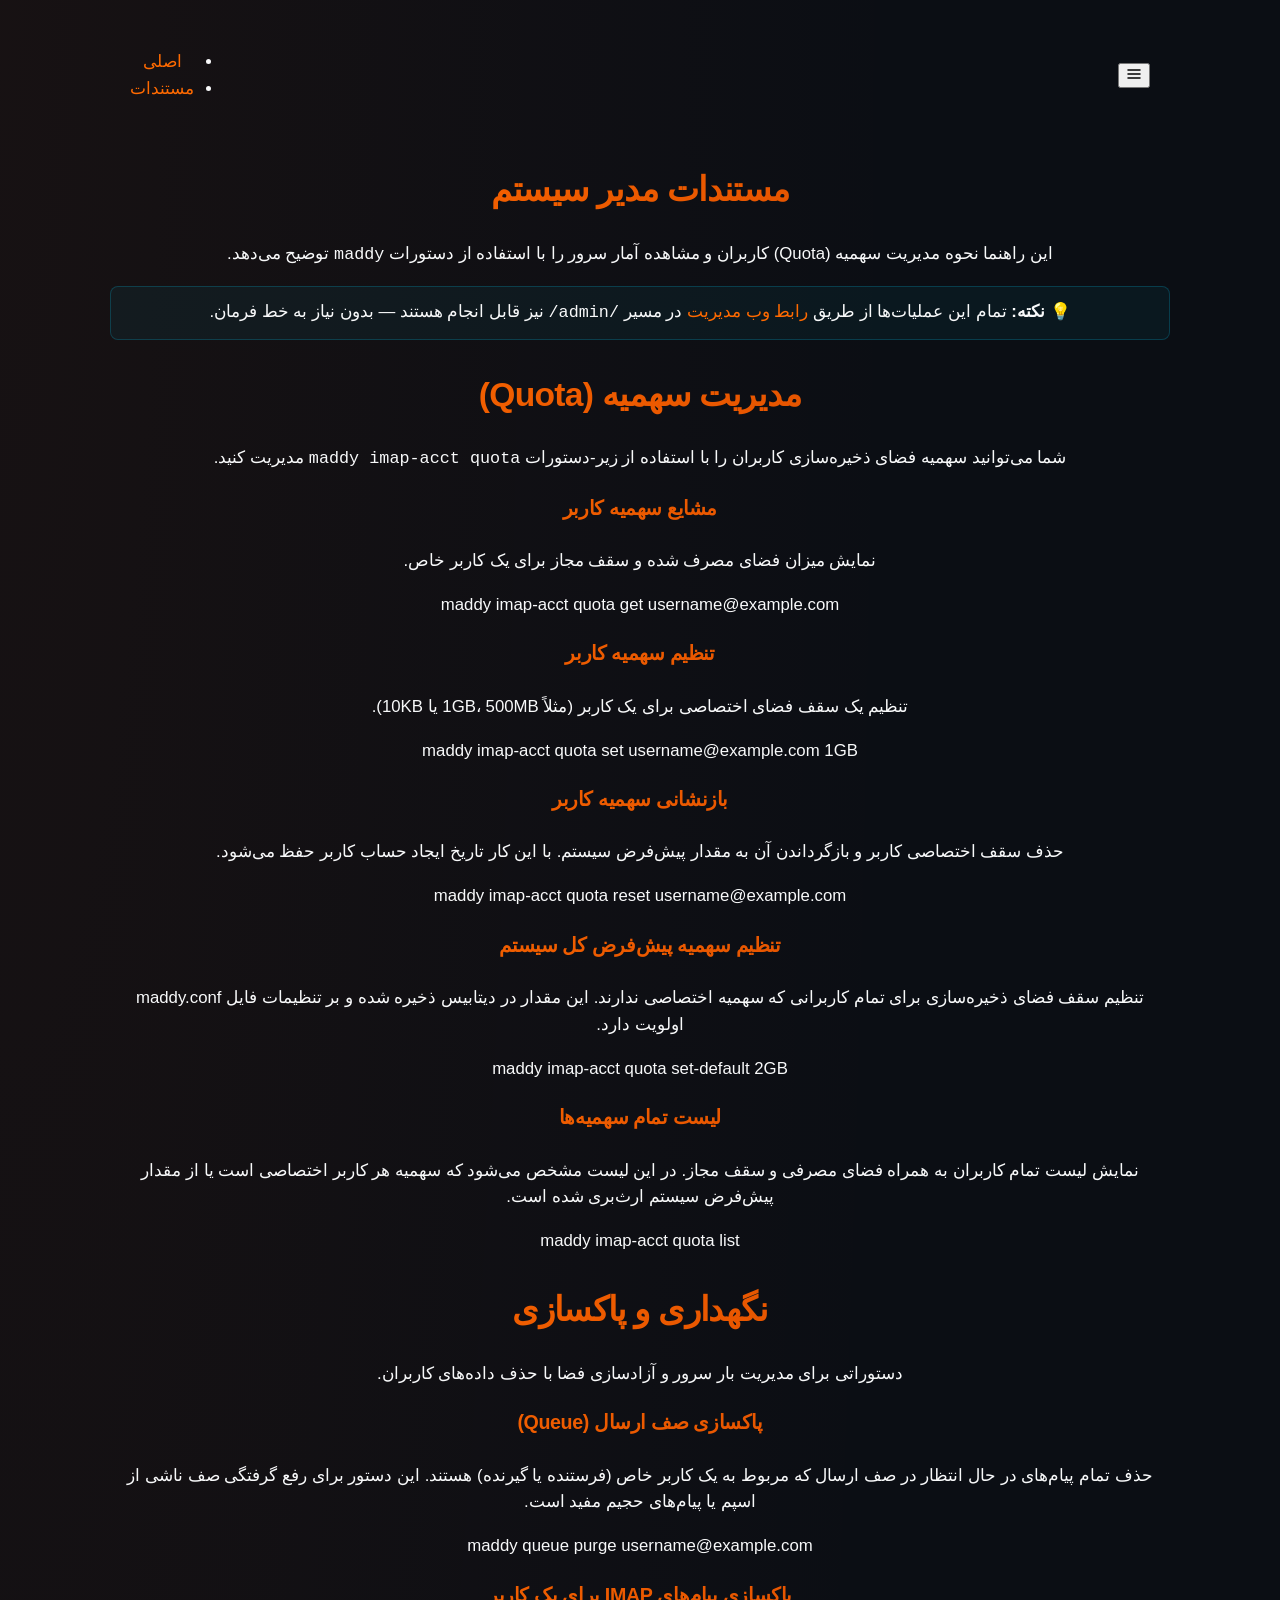
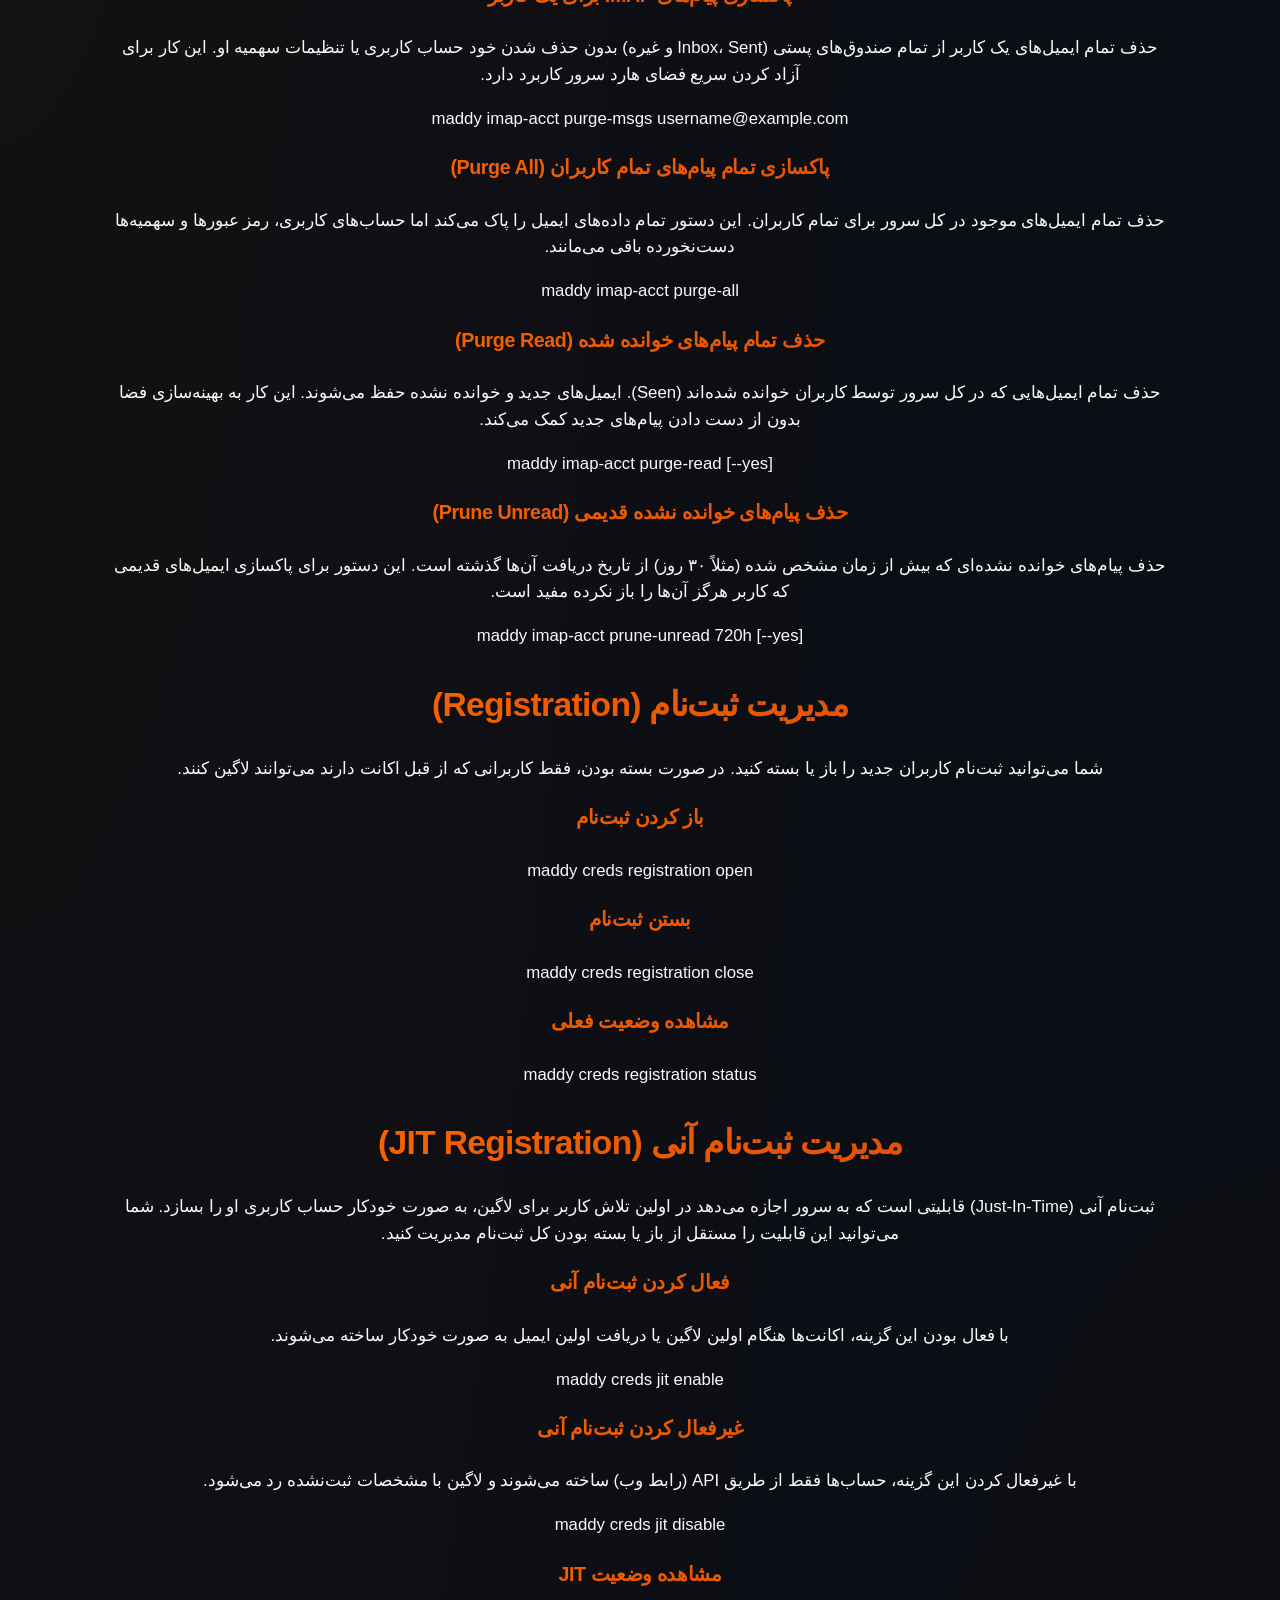
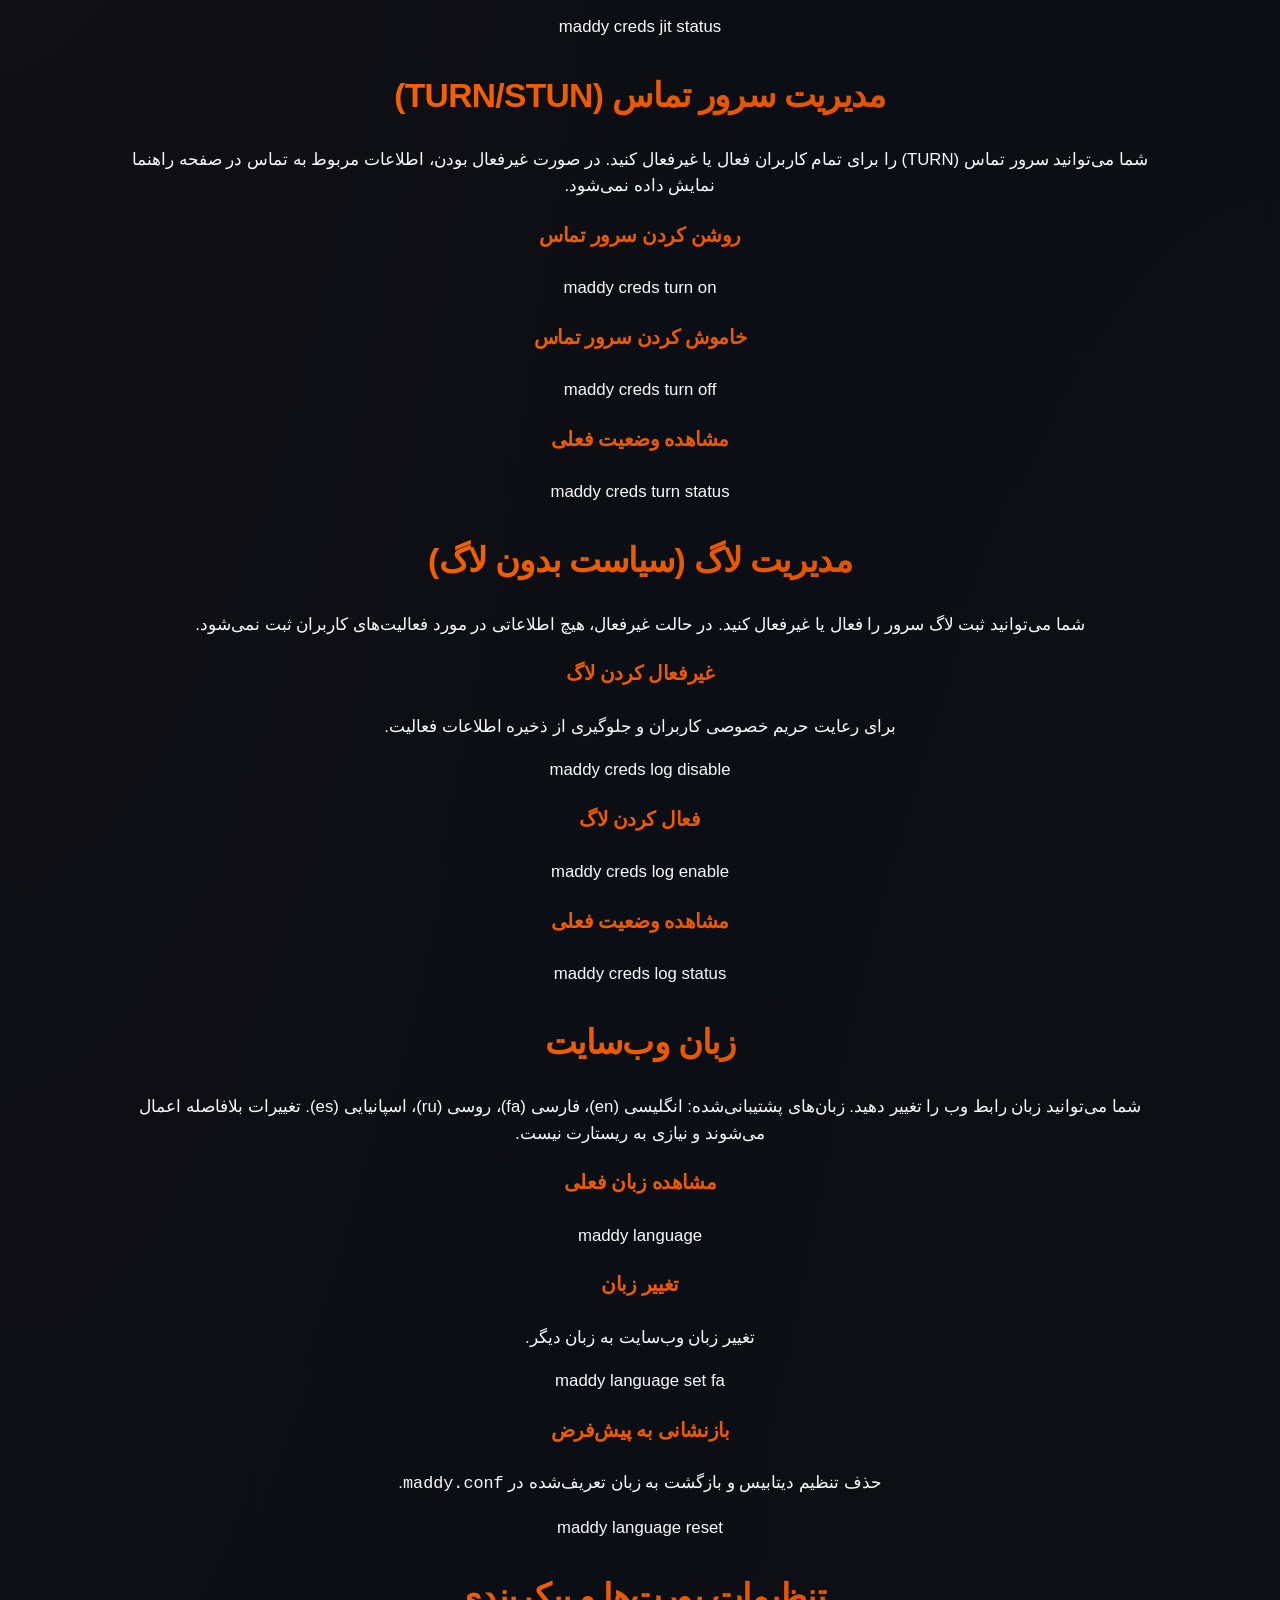
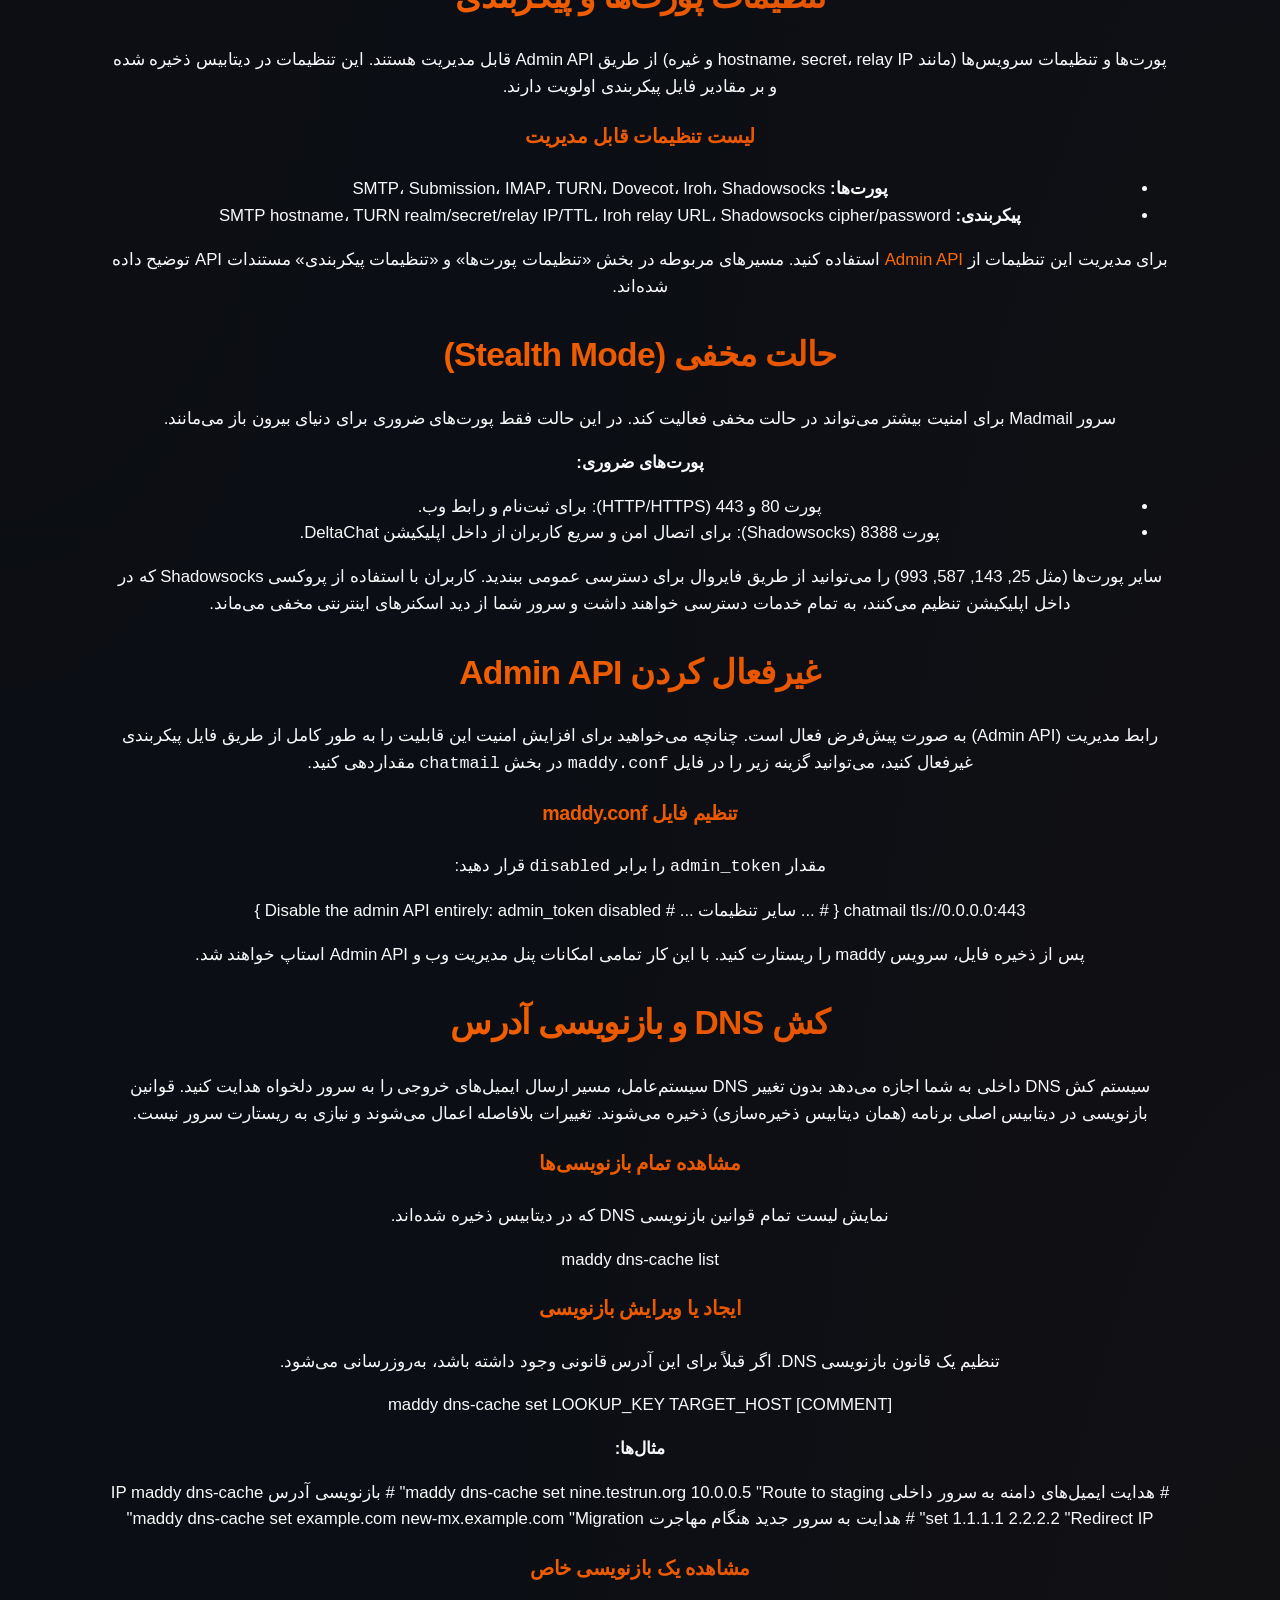
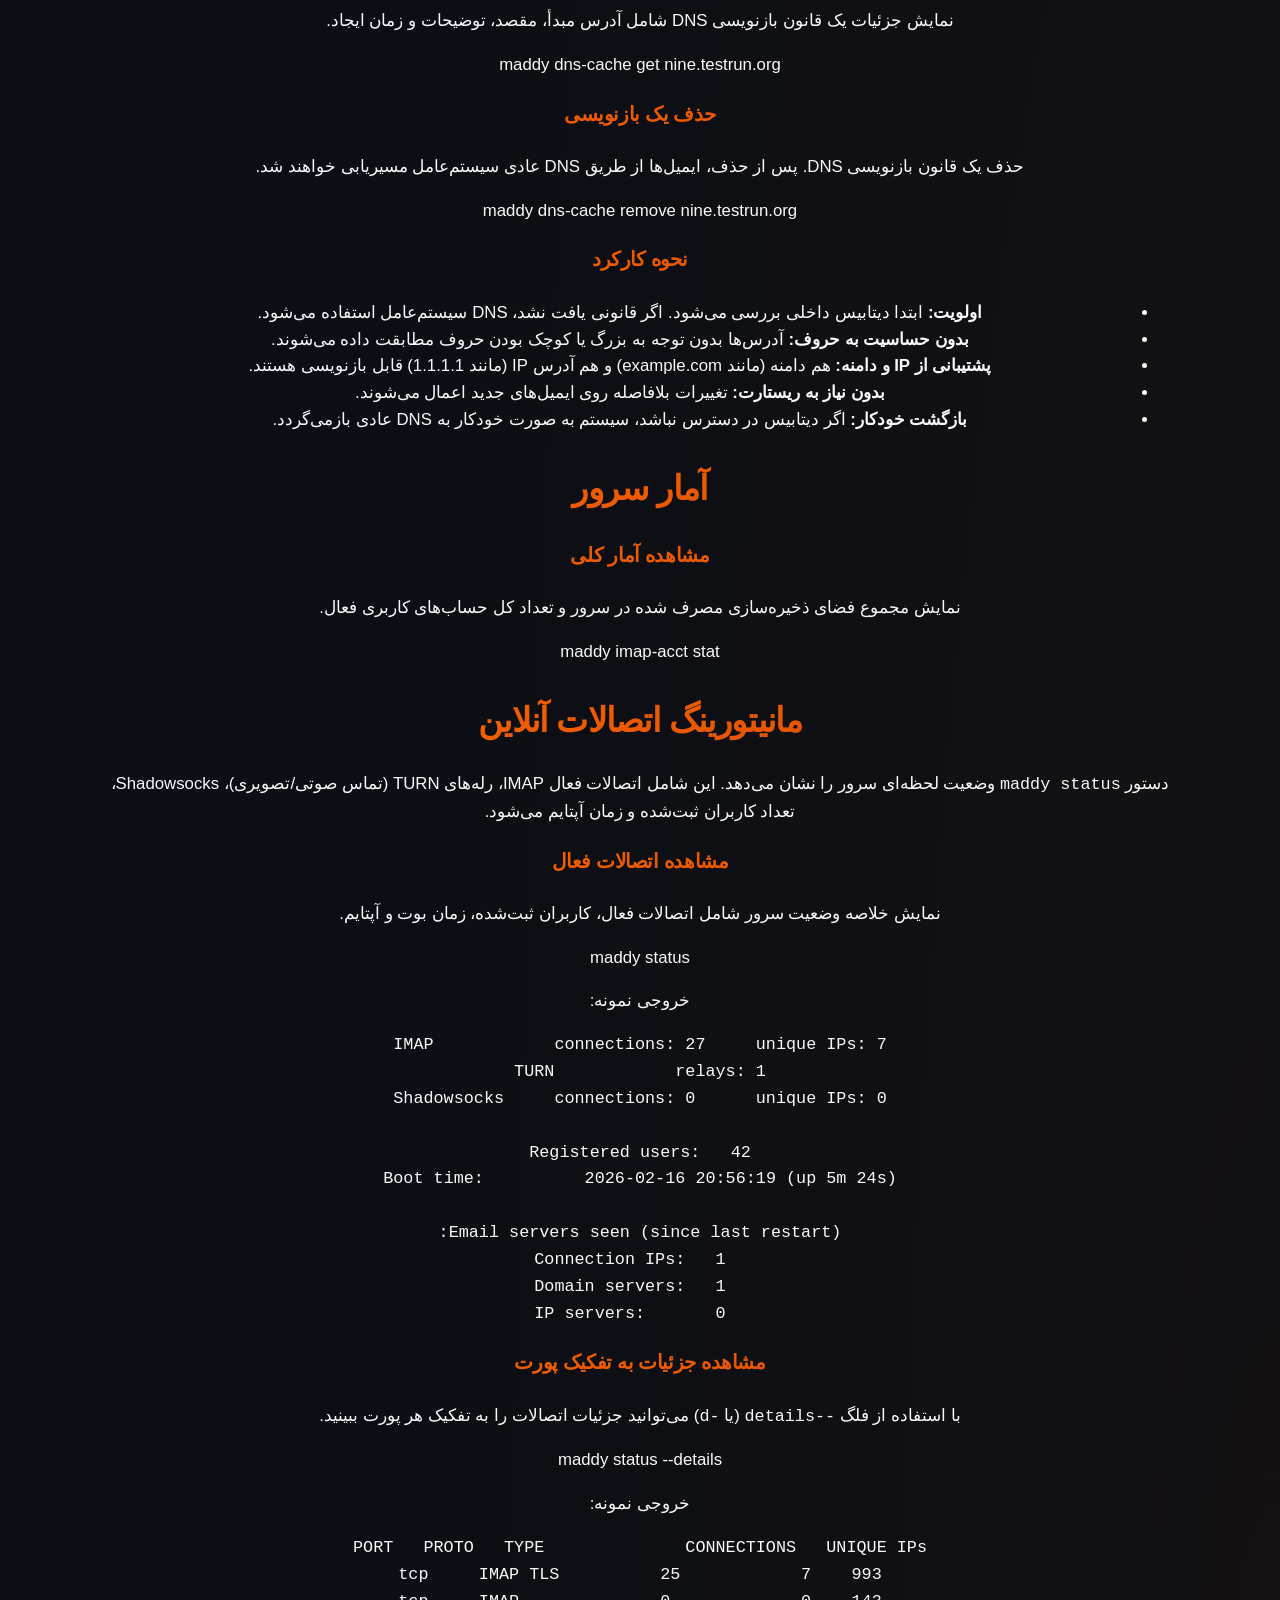
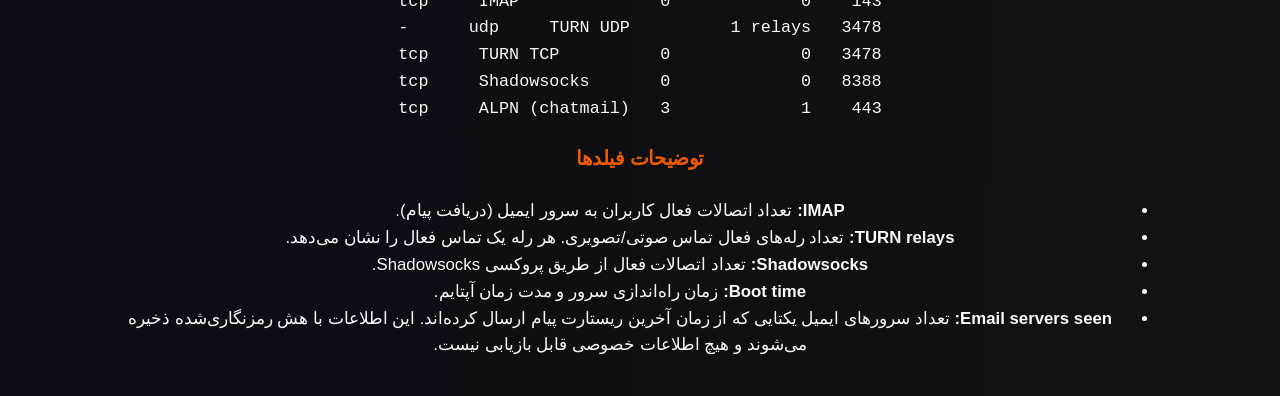
<file: admin_docs.html>
<!--
  Copyright (C) 2026 themadorg
  
  This program is free software: you can redistribute it and/or modify
  it under the terms of the GNU General Public License as published by
  the Free Software Foundation, either version 3 of the License, or
  (at your option) any later version.
  
  This program is distributed in the hope that it will be useful,
  but WITHOUT ANY WARRANTY; without even the implied warranty of
  MERCHANTABILITY or FITNESS FOR A PARTICULAR PURPOSE.  See the
  GNU General Public License for more details.
  
  You should have received a copy of the GNU General Public License
  along with this program.  If not, see <https://www.gnu.org/licenses/>.
  
  SPDX-License-Identifier: AGPL-3.0-or-later
-->

<!DOCTYPE html>
<html lang="fa" dir="rtl">

<head>
    <meta charset="UTF-8">
    <meta name="viewport" content="width=device-width, initial-scale=1.0">
    <title>مستندات مدیر سیستم - {{.WebDomain | cleanDomain}}</title>
    <link rel="stylesheet" href="/main.css">
    <script src="/main.js"></script>
</head>

<body>
    <header class="navbar">
        <button class="navbar__toggle" onclick="toggleNav()" aria-label="منو">
            <svg width="16" height="16" viewBox="0 0 16 16" fill="none" stroke="currentColor" stroke-width="1.5" stroke-linecap="round"><line x1="2" y1="4" x2="14" y2="4"/><line x1="2" y1="8" x2="14" y2="8"/><line x1="2" y1="12" x2="14" y2="12"/></svg>
        </button>
        <ul class="navbar__menu" id="nav-menu">
            <li><a href="/">اصلی</a></li>
            <li><a href="/docs">مستندات</a></li>
        </ul>
    </header>

    <div class="card card--wide">
        <h1>مستندات مدیر سیستم</h1>
        <p>این راهنما نحوه مدیریت سهمیه (Quota) کاربران و مشاهده آمار سرور را با استفاده از دستورات <code>maddy</code>
            توضیح می‌دهد.</p>

        <div class="info-note"
            style="background: rgba(0, 210, 255, 0.05); border: 1px solid rgba(0, 210, 255, 0.2); border-radius: 8px; padding: 12px 15px; margin-bottom: 20px;">
            <strong>💡 نکته:</strong> تمام این عملیات‌ها از طریق <a href="/docs/api"
                style="color: var(--accent-color);">رابط وب مدیریت</a> در مسیر <code>/admin/</code> نیز قابل انجام هستند
            — بدون نیاز به خط فرمان.
        </div>

        <h2>مدیریت سهمیه (Quota)</h2>
        <p>شما می‌توانید سهمیه فضای ذخیره‌سازی کاربران را با استفاده از زیر-دستورات <code>maddy imap-acct quota</code>
            مدیریت کنید.</p>

        <div class="cmd-info">
            <h3>مشایع سهمیه کاربر</h3>
            <p>نمایش میزان فضای مصرف شده و سقف مجاز برای یک کاربر خاص.</p>
            <div class="code-block">maddy imap-acct quota get username@example.com</div>
        </div>

        <div class="cmd-info">
            <h3>تنظیم سهمیه کاربر</h3>
            <p>تنظیم یک سقف فضای اختصاصی برای یک کاربر (مثلاً 1GB، 500MB یا 10KB).</p>
            <div class="code-block">maddy imap-acct quota set username@example.com 1GB</div>
        </div>

        <div class="cmd-info">
            <h3>بازنشانی سهمیه کاربر</h3>
            <p>حذف سقف اختصاصی کاربر و بازگرداندن آن به مقدار پیش‌فرض سیستم. با این کار تاریخ ایجاد حساب کاربر حفظ
                می‌شود.</p>
            <div class="code-block">maddy imap-acct quota reset username@example.com</div>
        </div>

        <div class="cmd-info">
            <h3>تنظیم سهمیه پیش‌فرض کل سیستم</h3>
            <p>تنظیم سقف فضای ذخیره‌سازی برای تمام کاربرانی که سهمیه اختصاصی ندارند. این مقدار در دیتابیس ذخیره شده و بر
                تنظیمات فایل maddy.conf اولویت دارد.</p>
            <div class="code-block">maddy imap-acct quota set-default 2GB</div>
        </div>

        <div class="cmd-info">
            <h3>لیست تمام سهمیه‌ها</h3>
            <p>نمایش لیست تمام کاربران به همراه فضای مصرفی و سقف مجاز. در این لیست مشخص می‌شود که سهمیه هر کاربر اختصاصی
                است یا از مقدار پیش‌فرض سیستم ارث‌بری شده است.</p>
            <div class="code-block">maddy imap-acct quota list</div>
        </div>

        <h2>نگهداری و پاکسازی</h2>
        <p>دستوراتی برای مدیریت بار سرور و آزادسازی فضا با حذف داده‌های کاربران.</p>

        <div class="cmd-info">
            <h3>پاکسازی صف ارسال (Queue)</h3>
            <p>حذف تمام پیام‌های در حال انتظار در صف ارسال که مربوط به یک کاربر خاص (فرستنده یا گیرنده) هستند. این دستور
                برای رفع گرفتگی صف ناشی از اسپم یا پیام‌های حجیم مفید است.</p>
            <div class="code-block">maddy queue purge username@example.com</div>
        </div>

        <div class="cmd-info">
            <h3>پاکسازی پیام‌های IMAP برای یک کاربر</h3>
            <p>حذف تمام ایمیل‌های یک کاربر از تمام صندوق‌های پستی (Inbox، Sent و غیره) بدون حذف شدن خود حساب کاربری یا
                تنظیمات سهمیه او. این کار برای آزاد کردن سریع فضای هارد سرور کاربرد دارد.</p>
            <div class="code-block">maddy imap-acct purge-msgs username@example.com</div>
        </div>

        <div class="cmd-info">
            <h3>پاکسازی تمام پیام‌های تمام کاربران (Purge All)</h3>
            <p>حذف تمام ایمیل‌های موجود در کل سرور برای تمام کاربران. این دستور تمام داده‌های ایمیل را پاک می‌کند اما
                حساب‌های کاربری، رمز عبورها و سهمیه‌ها دست‌نخورده باقی می‌مانند.</p>
            <div class="code-block">
                maddy imap-acct purge-all
            </div>
        </div>

        <div class="cmd-info">
            <h3>حذف تمام پیام‌های خوانده شده (Purge Read)</h3>
            <p>حذف تمام ایمیل‌هایی که در کل سرور توسط کاربران خوانده شده‌اند (Seen). ایمیل‌های جدید و خوانده نشده حفظ
                می‌شوند. این کار به بهینه‌سازی فضا بدون از دست دادن پیام‌های جدید کمک می‌کند.</p>
            <div class="code-block">
                maddy imap-acct purge-read [--yes]
            </div>
        </div>

        <div class="cmd-info">
            <h3>حذف پیام‌های خوانده نشده قدیمی (Prune Unread)</h3>
            <p>حذف پیام‌های خوانده نشده‌ای که بیش از زمان مشخص شده (مثلاً ۳۰ روز) از تاریخ دریافت آن‌ها گذشته است. این
                دستور
                برای پاکسازی ایمیل‌های قدیمی که کاربر هرگز آن‌ها را باز نکرده مفید است.</p>
            <div class="code-block">
                maddy imap-acct prune-unread 720h [--yes]
            </div>
        </div>

        <h2>مدیریت ثبت‌نام (Registration)</h2>
        <p>شما می‌توانید ثبت‌نام کاربران جدید را باز یا بسته کنید. در صورت بسته بودن، فقط کاربرانی که از قبل اکانت دارند
            می‌توانند لاگین کنند.</p>

        <div class="cmd-info">
            <h3>باز کردن ثبت‌نام</h3>
            <div class="code-block">maddy creds registration open</div>
        </div>

        <div class="cmd-info">
            <h3>بستن ثبت‌نام</h3>
            <div class="code-block">maddy creds registration close</div>
        </div>

        <div class="cmd-info">
            <h3>مشاهده وضعیت فعلی</h3>
            <div class="code-block">maddy creds registration status</div>
        </div>

        <h2>مدیریت ثبت‌نام آنی (JIT Registration)</h2>
        <p>ثبت‌نام آنی (Just-In-Time) قابلیتی است که به سرور اجازه می‌دهد در اولین تلاش کاربر برای لاگین، به صورت خودکار
            حساب کاربری او را بسازد. شما می‌توانید این قابلیت را مستقل از باز یا بسته بودن کل ثبت‌نام مدیریت کنید.</p>

        <div class="cmd-info">
            <h3>فعال کردن ثبت‌نام آنی</h3>
            <p>با فعال بودن این گزینه، اکانت‌ها هنگام اولین لاگین یا دریافت اولین ایمیل به صورت خودکار ساخته می‌شوند.</p>
            <div class="code-block">maddy creds jit enable</div>
        </div>

        <div class="cmd-info">
            <h3>غیرفعال کردن ثبت‌نام آنی</h3>
            <p>با غیرفعال کردن این گزینه، حساب‌ها فقط از طریق API (رابط وب) ساخته می‌شوند و لاگین با مشخصات ثبت‌نشده رد
                می‌شود.</p>
            <div class="code-block">maddy creds jit disable</div>
        </div>

        <div class="cmd-info">
            <h3>مشاهده وضعیت JIT</h3>
            <div class="code-block">maddy creds jit status</div>
        </div>

        <h2>مدیریت سرور تماس (TURN/STUN)</h2>
        <p>شما می‌توانید سرور تماس (TURN) را برای تمام کاربران فعال یا غیرفعال کنید. در صورت غیرفعال بودن، اطلاعات مربوط
            به تماس در صفحه راهنما نمایش داده نمی‌شود.</p>

        <div class="cmd-info">
            <h3>روشن کردن سرور تماس</h3>
            <div class="code-block">maddy creds turn on</div>
        </div>

        <div class="cmd-info">
            <h3>خاموش کردن سرور تماس</h3>
            <div class="code-block">maddy creds turn off</div>
        </div>

        <div class="cmd-info">
            <h3>مشاهده وضعیت فعلی</h3>
            <div class="code-block">maddy creds turn status</div>
        </div>

        <h2>مدیریت لاگ (سیاست بدون لاگ)</h2>
        <p>شما می‌توانید ثبت لاگ سرور را فعال یا غیرفعال کنید. در حالت غیرفعال، هیچ اطلاعاتی در مورد فعالیت‌های کاربران
            ثبت
            نمی‌شود.</p>

        <div class="cmd-info">
            <h3>غیرفعال کردن لاگ</h3>
            <p>برای رعایت حریم خصوصی کاربران و جلوگیری از ذخیره اطلاعات فعالیت.</p>
            <div class="code-block">
                maddy creds log disable
            </div>
        </div>

        <div class="cmd-info">
            <h3>فعال کردن لاگ</h3>
            <div class="code-block">
                maddy creds log enable
            </div>
        </div>

        <div class="cmd-info">
            <h3>مشاهده وضعیت فعلی</h3>
            <div class="code-block">
                maddy creds log status
            </div>
        </div>

        <h2>زبان وب‌سایت</h2>
        <p>شما می‌توانید زبان رابط وب را تغییر دهید. زبان‌های پشتیبانی‌شده: انگلیسی (en)، فارسی (fa)، روسی (ru)، اسپانیایی (es). تغییرات بلافاصله اعمال می‌شوند و نیازی به ریستارت نیست.</p>

        <div class="cmd-info">
            <h3>مشاهده زبان فعلی</h3>
            <div class="code-block">maddy language</div>
        </div>

        <div class="cmd-info">
            <h3>تغییر زبان</h3>
            <p>تغییر زبان وب‌سایت به زبان دیگر.</p>
            <div class="code-block">maddy language set fa</div>
        </div>

        <div class="cmd-info">
            <h3>بازنشانی به پیش‌فرض</h3>
            <p>حذف تنظیم دیتابیس و بازگشت به زبان تعریف‌شده در <code>maddy.conf</code>.</p>
            <div class="code-block">maddy language reset</div>
        </div>

        <h2>تنظیمات پورت‌ها و پیکربندی</h2>
        <p>پورت‌ها و تنظیمات سرویس‌ها (مانند hostname، secret، relay IP و غیره) از طریق Admin API قابل مدیریت هستند.
            این تنظیمات در دیتابیس ذخیره شده و بر مقادیر فایل پیکربندی اولویت دارند.</p>

        <div class="cmd-info">
            <h3>لیست تنظیمات قابل مدیریت</h3>
            <ul>
                <li><strong>پورت‌ها:</strong> SMTP، Submission، IMAP، TURN، Dovecot، Iroh، Shadowsocks</li>
                <li><strong>پیکربندی:</strong> SMTP hostname، TURN realm/secret/relay IP/TTL، Iroh relay URL،
                    Shadowsocks
                    cipher/password</li>
            </ul>
            <p>برای مدیریت این تنظیمات از <a href="/docs/admin-api" style="color: var(--accent-color);">Admin API</a>
                استفاده کنید. مسیرهای مربوطه در بخش «تنظیمات پورت‌ها» و «تنظیمات پیکربندی» مستندات API توضیح داده
                شده‌اند.</p>
        </div>

        <h2>حالت مخفی (Stealth Mode)</h2>
        <p>سرور Madmail برای امنیت بیشتر می‌تواند در حالت مخفی فعالیت کند. در این حالت فقط پورت‌های ضروری برای دنیای
            بیرون باز می‌مانند.</p>
        <div class="cmd-info">
            <p><strong>پورت‌های ضروری:</strong></p>
            <ul>
                <li>پورت 80 و 443 (HTTP/HTTPS): برای ثبت‌نام و رابط وب.</li>
                <li>پورت 8388 (Shadowsocks): برای اتصال امن و سریع کاربران از داخل اپلیکیشن DeltaChat.</li>
            </ul>
            <p>سایر پورت‌ها (مثل 25, 143, 587, 993) را می‌توانید از طریق فایروال برای دسترسی عمومی ببندید. کاربران با
                استفاده از پروکسی Shadowsocks که در داخل اپلیکیشن تنظیم می‌کنند، به تمام خدمات دسترسی خواهند داشت و سرور
                شما از دید اسکنرهای اینترنتی مخفی می‌ماند.</p>
        </div>

        <h2>غیرفعال کردن Admin API</h2>
        <p>رابط مدیریت (Admin API) به صورت پیش‌فرض فعال است. چنانچه می‌خواهید برای افزایش امنیت این قابلیت را به طور کامل از طریق فایل پیکربندی غیرفعال کنید، می‌توانید گزینه زیر را در فایل <code>maddy.conf</code> در بخش <code>chatmail</code> مقداردهی کنید.</p>
        <div class="cmd-info">
            <h3>تنظیم فایل maddy.conf</h3>
            <p>مقدار <code>admin_token</code> را برابر <code>disabled</code> قرار دهید:</p>
            <div class="code-block">
chatmail tls://0.0.0.0:443 {
    # ... سایر تنظیمات ...

    # Disable the admin API entirely:
    admin_token disabled
}
            </div>
            <p>پس از ذخیره فایل، سرویس maddy را ریستارت کنید. با این کار تمامی امکانات پنل مدیریت وب و Admin API استاپ خواهند شد.</p>
        </div>

        <h2>کش DNS و بازنویسی آدرس</h2>
        <p>سیستم کش DNS داخلی به شما اجازه می‌دهد بدون تغییر DNS سیستم‌عامل، مسیر ارسال ایمیل‌های خروجی را به سرور
            دلخواه
            هدایت کنید. قوانین بازنویسی در دیتابیس اصلی برنامه (همان دیتابیس ذخیره‌سازی) ذخیره می‌شوند.
            تغییرات بلافاصله اعمال می‌شوند و
            نیازی به ریستارت سرور نیست.</p>

        <div class="cmd-info">
            <h3>مشاهده تمام بازنویسی‌ها</h3>
            <p>نمایش لیست تمام قوانین بازنویسی DNS که در دیتابیس ذخیره شده‌اند.</p>
            <div class="code-block">
                maddy dns-cache list
            </div>
        </div>

        <div class="cmd-info">
            <h3>ایجاد یا ویرایش بازنویسی</h3>
            <p>تنظیم یک قانون بازنویسی DNS. اگر قبلاً برای این آدرس قانونی وجود داشته باشد، به‌روزرسانی می‌شود.</p>
            <div class="code-block">
                maddy dns-cache set LOOKUP_KEY TARGET_HOST [COMMENT]
            </div>
            <p><strong>مثال‌ها:</strong></p>
            <div class="code-block">
                # هدایت ایمیل‌های دامنه به سرور داخلی
                maddy dns-cache set nine.testrun.org 10.0.0.5 "Route to staging"

                # بازنویسی آدرس IP
                maddy dns-cache set 1.1.1.1 2.2.2.2 "Redirect IP"

                # هدایت به سرور جدید هنگام مهاجرت
                maddy dns-cache set example.com new-mx.example.com "Migration"
            </div>
        </div>

        <div class="cmd-info">
            <h3>مشاهده یک بازنویسی خاص</h3>
            <p>نمایش جزئیات یک قانون بازنویسی DNS شامل آدرس مبدأ، مقصد، توضیحات و زمان ایجاد.</p>
            <div class="code-block">
                maddy dns-cache get nine.testrun.org
            </div>
        </div>

        <div class="cmd-info">
            <h3>حذف یک بازنویسی</h3>
            <p>حذف یک قانون بازنویسی DNS. پس از حذف، ایمیل‌ها از طریق DNS عادی سیستم‌عامل مسیریابی خواهند شد.</p>
            <div class="code-block">
                maddy dns-cache remove nine.testrun.org
            </div>
        </div>

        <div class="cmd-info">
            <h3>نحوه کارکرد</h3>
            <ul>
                <li><strong>اولویت:</strong> ابتدا دیتابیس داخلی بررسی می‌شود. اگر قانونی یافت نشد، DNS سیستم‌عامل
                    استفاده می‌شود.</li>
                <li><strong>بدون حساسیت به حروف:</strong> آدرس‌ها بدون توجه به بزرگ یا کوچک بودن حروف مطابقت داده
                    می‌شوند.</li>
                <li><strong>پشتیبانی از IP و دامنه:</strong> هم دامنه (مانند example.com) و هم آدرس IP (مانند 1.1.1.1)
                    قابل بازنویسی هستند.</li>
                <li><strong>بدون نیاز به ریستارت:</strong> تغییرات بلافاصله روی ایمیل‌های جدید اعمال می‌شوند.</li>
                <li><strong>بازگشت خودکار:</strong> اگر دیتابیس در دسترس نباشد، سیستم به صورت خودکار به DNS عادی
                    بازمی‌گردد.</li>
            </ul>
        </div>

        <h2>آمار سرور</h2>
        <div class="cmd-info">
            <h3>مشاهده آمار کلی</h3>
            <p>نمایش مجموع فضای ذخیره‌سازی مصرف شده در سرور و تعداد کل حساب‌های کاربری فعال.</p>
            <div class="code-block">maddy imap-acct stat</div>
        </div>

        <h2>مانیتورینگ اتصالات آنلاین</h2>
        <p>دستور <code>maddy status</code> وضعیت لحظه‌ای سرور را نشان می‌دهد. این شامل اتصالات فعال IMAP،
            رله‌های TURN (تماس صوتی/تصویری)، Shadowsocks، تعداد کاربران ثبت‌شده و زمان آپتایم می‌شود.</p>

        <div class="cmd-info">
            <h3>مشاهده اتصالات فعال</h3>
            <p>نمایش خلاصه وضعیت سرور شامل اتصالات فعال، کاربران ثبت‌شده، زمان بوت و آپتایم.
            </p>
            <div class="code-block">
                maddy status
            </div>
            <p>خروجی نمونه:</p>
            <pre class="code-block">IMAP            connections: 27     unique IPs: 7
TURN            relays: 1
Shadowsocks     connections: 0      unique IPs: 0

Registered users:   42
Boot time:          2026-02-16 20:56:19 (up 5m 24s)

Email servers seen (since last restart):
  Connection IPs:   1
  Domain servers:   1
  IP servers:       0</pre>
        </div>

        <div class="cmd-info">
            <h3>مشاهده جزئیات به تفکیک پورت</h3>
            <p>با استفاده از فلگ <code>--details</code> (یا <code>-d</code>) می‌توانید جزئیات اتصالات را به تفکیک هر
                پورت ببینید.</p>
            <div class="code-block">
                maddy status --details
            </div>
            <p>خروجی نمونه:</p>
            <pre class="code-block">PORT   PROTO   TYPE              CONNECTIONS   UNIQUE IPs
993    tcp     IMAP TLS          25            7
143    tcp     IMAP              0             0
3478   udp     TURN UDP          1 relays      -
3478   tcp     TURN TCP          0             0
8388   tcp     Shadowsocks       0             0
443    tcp     ALPN (chatmail)   3             1</pre>
        </div>

        <div class="cmd-info">
            <h3>توضیحات فیلدها</h3>
            <ul>
                <li><strong>IMAP:</strong> تعداد اتصالات فعال کاربران به سرور ایمیل (دریافت پیام).</li>
                <li><strong>TURN relays:</strong> تعداد رله‌های فعال تماس صوتی/تصویری. هر رله یک تماس فعال را نشان
                    می‌دهد.</li>
                <li><strong>Shadowsocks:</strong> تعداد اتصالات فعال از طریق پروکسی Shadowsocks.</li>
                <li><strong>Boot time:</strong> زمان راه‌اندازی سرور و مدت زمان آپتایم.</li>
                <li><strong>Email servers seen:</strong> تعداد سرورهای ایمیل یکتایی که از زمان آخرین ریستارت پیام ارسال
                    کرده‌اند. این اطلاعات با هش رمزنگاری‌شده ذخیره می‌شوند و هیچ اطلاعات خصوصی قابل بازیابی نیست.</li>
            </ul>
        </div>

    </div>
</body>

</html>
</file>
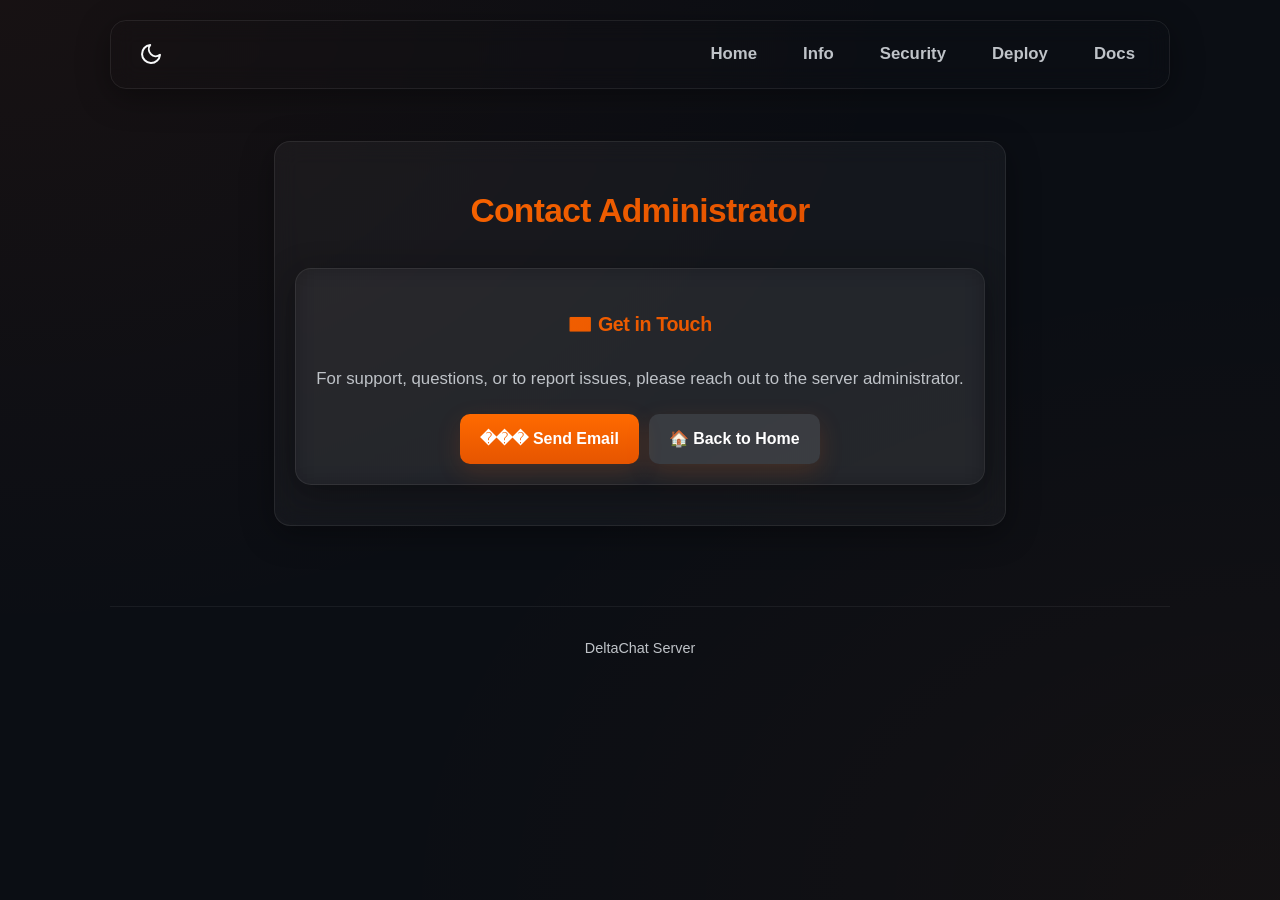
<file: contact.html>
<!DOCTYPE html>
<html dir="ltr" lang="en">
<head>
    <meta charset="utf-8" />
    <meta name="viewport" content="width=device-width, initial-scale=1.0">
    <title>Contact Admin</title>
    <link rel="stylesheet" href="./main.css">
    <script src="main.js"></script>
    <script src="translations.js"></script>
</head>
<body>
    <nav class="navbar glass-panel">
        <button id="theme-toggle" class="theme-toggle" aria-label="Toggle theme"></button>
        <div class="menu-toggle">
            <span class="bar"></span>
            <span class="bar"></span>
            <span class="bar"></span>
        </div>
        <ul class="nav-links">
            <li><a href="index.html" data-i18n="nav_home">Home</a></li>
            <li><a href="info.html" data-i18n="nav_info">Info</a></li>
            <li><a href="security.html" data-i18n="nav_security">Security</a></li>
            <li><a href="deploy.html" data-i18n="nav_deploy">Deploy</a></li>
            <li><a href="docs_index.html" data-i18n="nav_docs">Docs</a></li>
        </ul>
    </nav>
    
    <div class="glass-panel fade-in" style="text-align: center; display: inline-block; max-width: 800px; margin: 20px auto;">
        <h1>Contact Administrator</h1>
        
        <div class="glass-panel" style="background: rgba(255,255,255,0.03); margin-top: 30px;">
            <h3>📧 Get in Touch</h3>
            <p style="color: var(--text-secondary); font-size: 1em; line-height: 1.8;">
                For support, questions, or to report issues, please reach out to the server administrator.
            </p>
            
            <div style="display: flex; gap: 10px; justify-content: center; flex-wrap: wrap; margin-top: 20px;">
                <a href="mailto:admin@example.com" class="cta-button" style="font-size: 0.95em; padding: 12px 20px;">
                    ��� Send Email
                </a>
                <a href="index.html" class="cta-button" style="background: rgba(255,255,255,0.1); font-size: 0.95em; padding: 12px 20px;">
                    🏠 Back to Home
                </a>
            </div>
        </div>
    </div>

    <footer>
        DeltaChat Server
    </footer>
    
    <script>
        document.addEventListener('DOMContentLoaded', () => {
            applyTranslations(document.documentElement.lang || 'en');
        });
    </script>
</body>
</html>
</file>
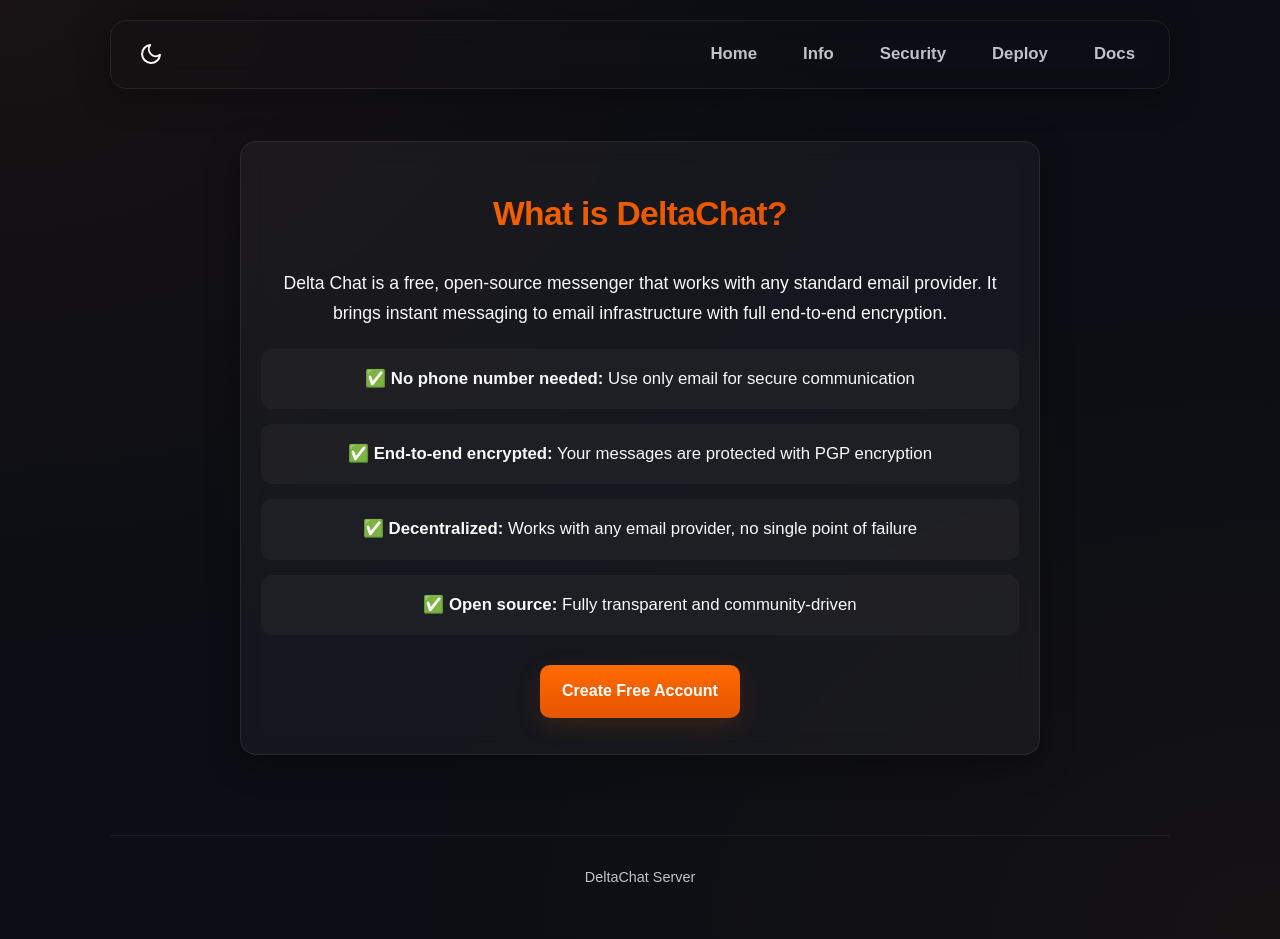
<file: deltachat.html>
<!DOCTYPE html>
<html dir="ltr" lang="en">
<head>
    <meta charset="utf-8" />
    <meta name="viewport" content="width=device-width, initial-scale=1.0">
    <title>What is DeltaChat?</title>
    <link rel="stylesheet" href="./main.css">
    <script src="main.js"></script>
    <script src="translations.js"></script>
</head>
<body>
    <nav class="navbar glass-panel">
        <button id="theme-toggle" class="theme-toggle" aria-label="Toggle theme"></button>
        <div class="menu-toggle">
            <span class="bar"></span>
            <span class="bar"></span>
            <span class="bar"></span>
        </div>
        <ul class="nav-links">
            <li><a href="index.html" data-i18n="nav_home">Home</a></li>
            <li><a href="info.html" data-i18n="nav_info">Info</a></li>
            <li><a href="security.html" data-i18n="nav_security">Security</a></li>
            <li><a href="deploy.html" data-i18n="nav_deploy">Deploy</a></li>
            <li><a href="docs_index.html" data-i18n="nav_docs">Docs</a></li>
        </ul>
    </nav>
    
    <div class="glass-panel fade-in" style="text-align: center; display: inline-block; max-width: 800px; margin: 20px auto; line-height: 1.8;">
        <h1 style="text-align: center;">What is DeltaChat?</h1>
        <p style="font-size: 1.05em; color: var(--text-primary); line-height: 1.7;">
            Delta Chat is a free, open-source messenger that works with any standard email provider. 
            It brings instant messaging to email infrastructure with full end-to-end encryption.
        </p>
        <ul style="list-style: none; padding: 0; margin-top: 20px;">
            <li style="margin-bottom: 15px; padding: 15px; background: rgba(255,255,255,0.03); border-radius: 10px;">
                ✅ <strong>No phone number needed:</strong> Use only email for secure communication
            </li>
            <li style="margin-bottom: 15px; padding: 15px; background: rgba(255,255,255,0.03); border-radius: 10px;">
                ✅ <strong>End-to-end encrypted:</strong> Your messages are protected with PGP encryption
            </li>
            <li style="margin-bottom: 15px; padding: 15px; background: rgba(255,255,255,0.03); border-radius: 10px;">
                ✅ <strong>Decentralized:</strong> Works with any email provider, no single point of failure
            </li>
            <li style="margin-bottom: 15px; padding: 15px; background: rgba(255,255,255,0.03); border-radius: 10px;">
                ✅ <strong>Open source:</strong> Fully transparent and community-driven
            </li>
        </ul>
        
        <p style="text-align: center; margin-top: 30px;">
            <a href="index.html" class="cta-button">Create Free Account</a>
        </p>
    </div>

    <footer>
        DeltaChat Server
    </footer>
</body>
</html>
</file>
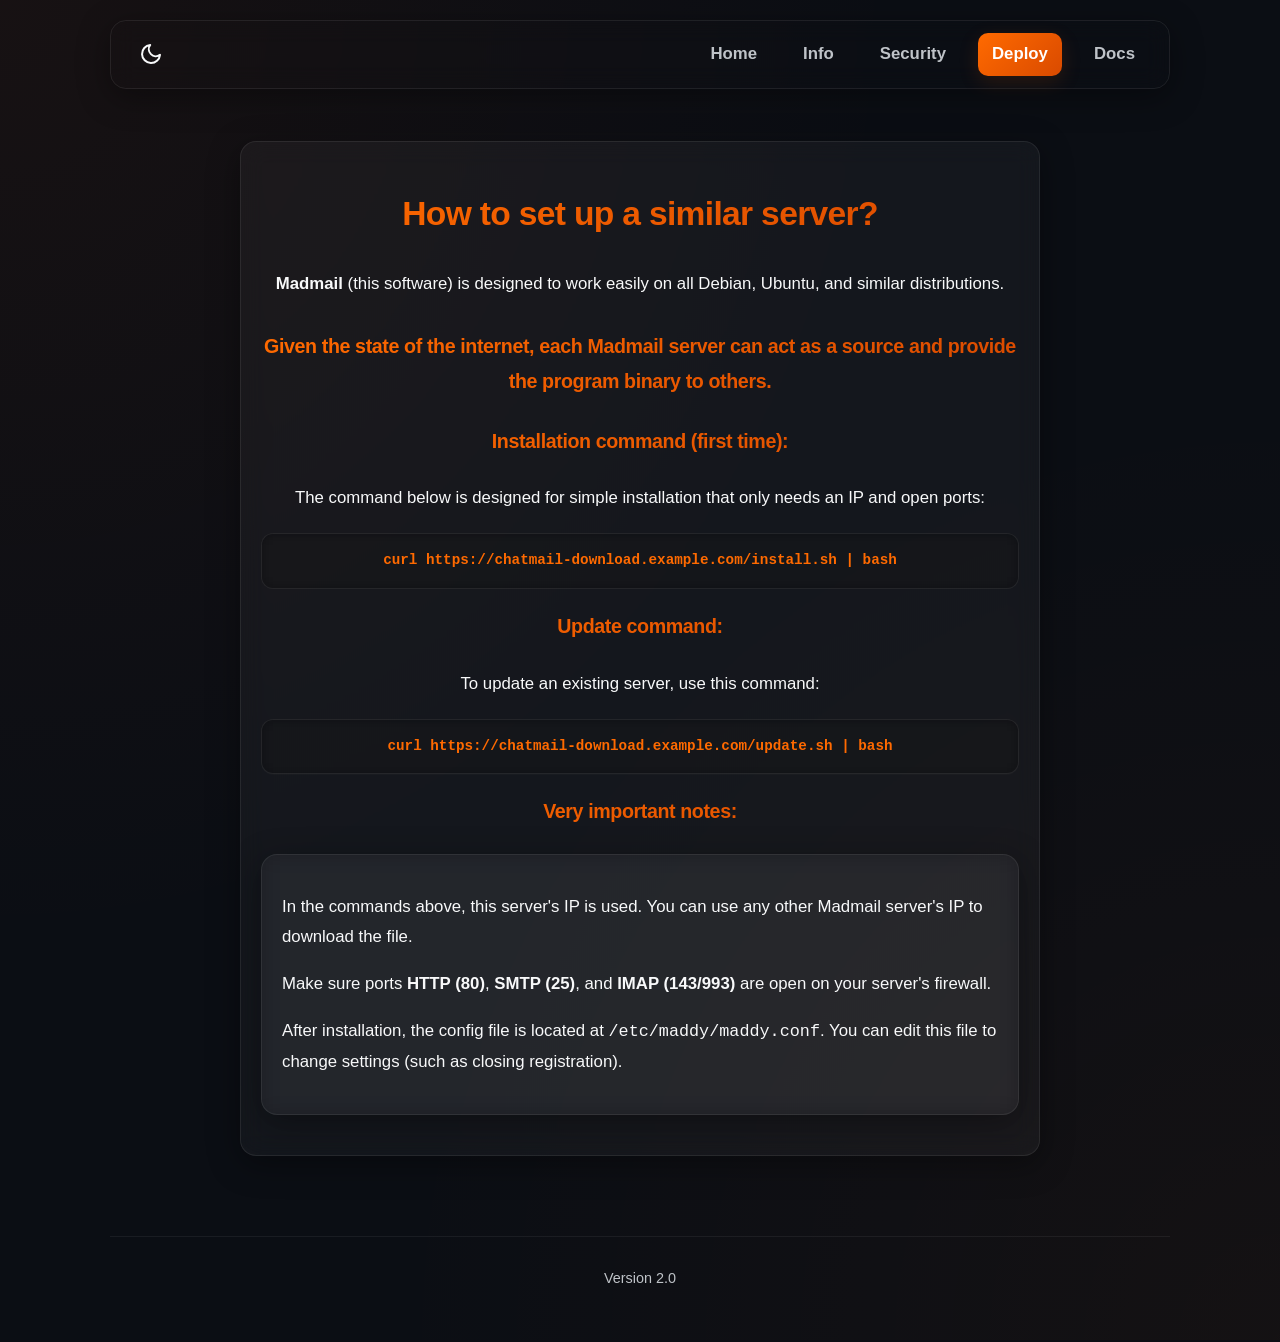
<file: deploy.html>
<!DOCTYPE html>
<html dir="ltr" lang="en">
<head>
    <meta charset="utf-8" />
    <meta name="viewport" content="width=device-width, initial-scale=1.0">
    <title data-i18n="deploy_title">Deploy</title>
    <link rel="stylesheet" href="./main.css">
    <script src="main.js"></script>
    <script src="translations.js"></script>
</head>
<body>
    <nav class="navbar glass-panel">
        <button id="theme-toggle" class="theme-toggle" aria-label="Toggle theme"></button>
        <div class="menu-toggle">
            <span class="bar"></span>
            <span class="bar"></span>
            <span class="bar"></span>
        </div>
        <ul class="nav-links">
            <li><a href="index.html" data-i18n="nav_home">Home</a></li>
            <li><a href="info.html" data-i18n="nav_info">Info</a></li>
            <li><a href="security.html" data-i18n="nav_security">Security</a></li>
            <li><a href="deploy.html" data-i18n="nav_deploy">Deploy</a></li>
            <li><a href="docs_index.html" data-i18n="nav_docs">Docs</a></li>
        </ul>
    </nav>
    
    <div class="glass-panel fade-in" style="text-align: center; display: inline-block; max-width: 800px; margin: 20px auto; line-height: 1.8;">
        <h1 style="text-align: center;" data-i18n="deploy_title"></h1>
        <p data-i18n-html="deploy_intro"></p>
        
        <h3 style="margin-top: 30px;" data-i18n="deploy_network_note"></h3>
        
        <h3 style="margin-top: 20px;" data-i18n="deploy_install_title"></h3>
        <p data-i18n-html="deploy_install_desc"></p>
        <div class="code-box" style="font-size: 0.85em;">
            <pre><code>curl https://chatmail-download.example.com/install.sh | bash</code></pre>
        </div>
        
        <h3 style="margin-top: 20px;" data-i18n="deploy_update_title"></h3>
        <p data-i18n-html="deploy_update_desc"></p>
        <div class="code-box" style="font-size: 0.85em;">
            <pre><code>curl https://chatmail-download.example.com/update.sh | bash</code></pre>
        </div>
        
        <h3 style="margin-top: 20px;" data-i18n="deploy_important_title"></h3>
        <div class="glass-panel" style="background: rgba(255,255,255,0.03); text-align: left;">
            <p data-i18n-html="deploy_important_ip"></p>
            <p data-i18n-html="deploy_important_ports"></p>
            <p data-i18n-html="deploy_important_config"></p>
        </div>
    </div>

    <footer>
        <span data-i18n="footer_version">Version</span> 2.0
    </footer>
    
    <script>
        document.addEventListener('DOMContentLoaded', () => {
            applyTranslations(document.documentElement.lang || 'en');
        });
    </script>
</body>
</html>
</file>
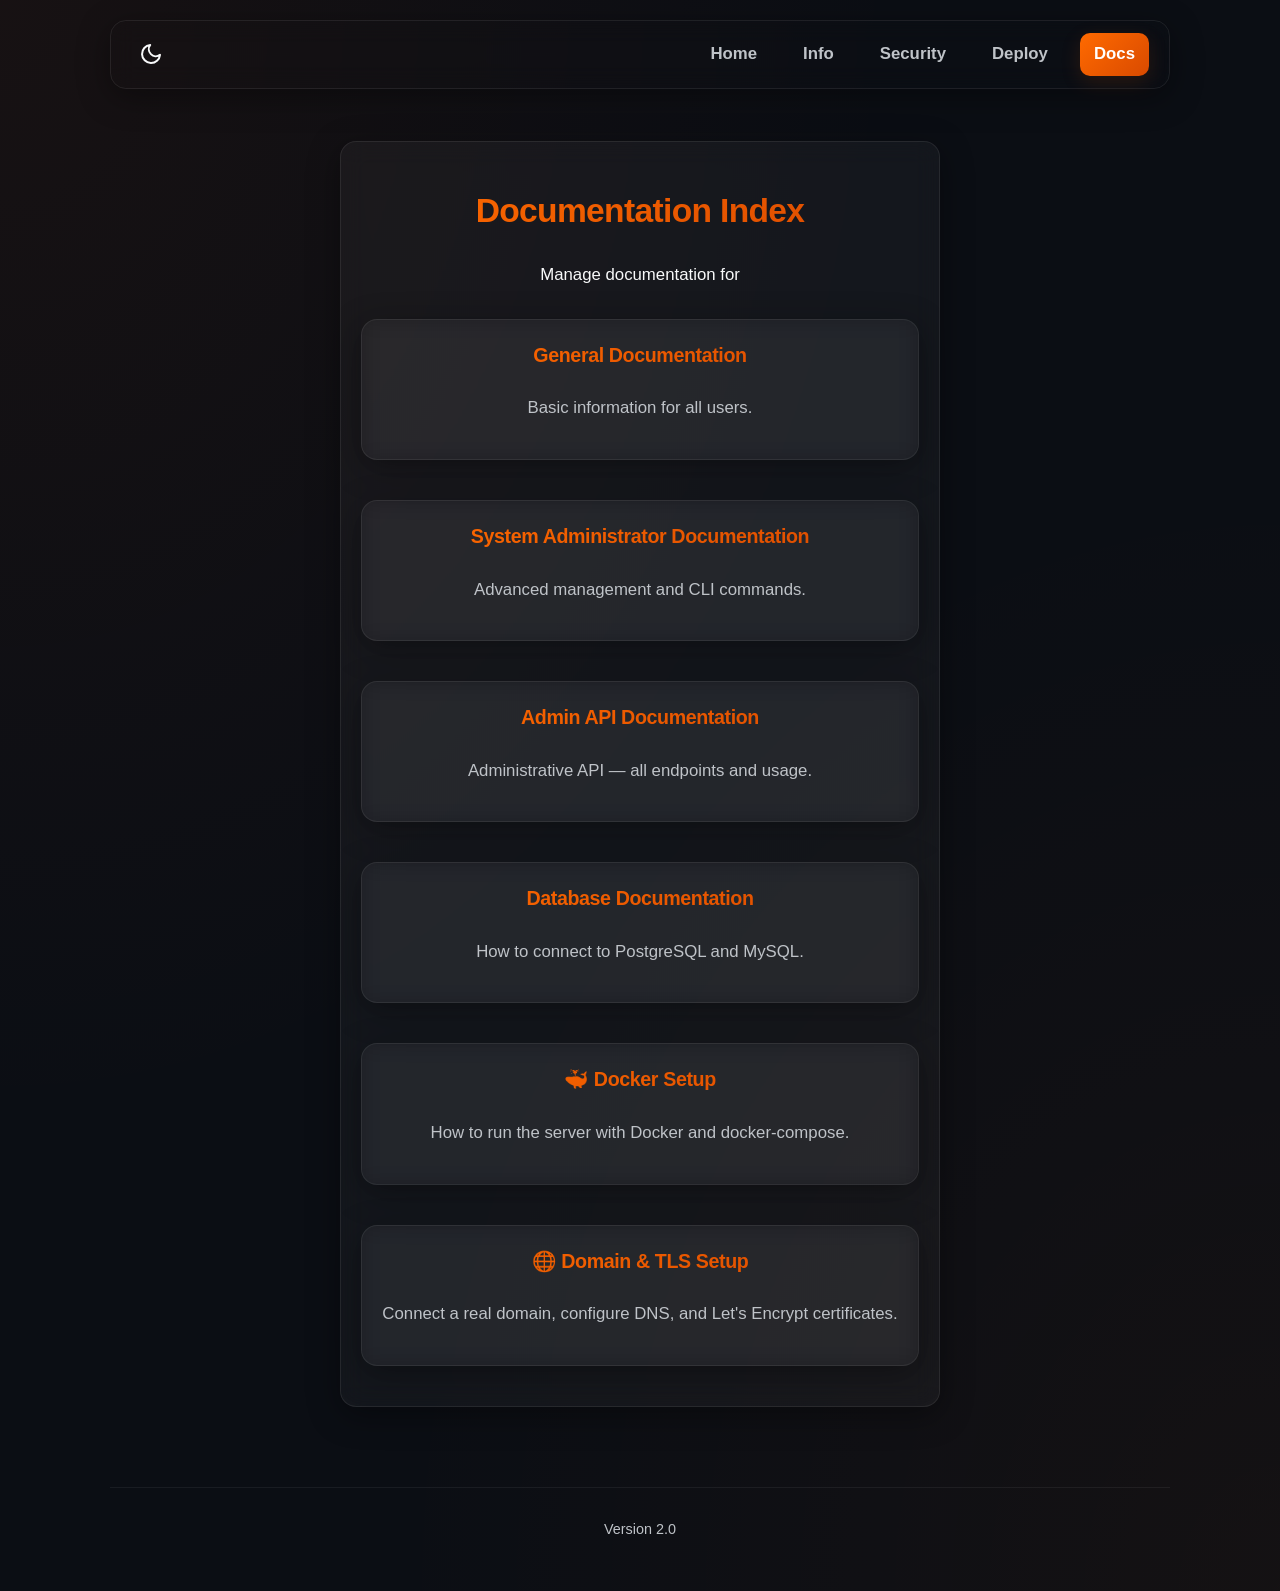
<file: docs_index.html>
<!DOCTYPE html>
<html dir="ltr" lang="en">
<head>
    <meta charset="utf-8" />
    <meta name="viewport" content="width=device-width, initial-scale=1.0">
    <title data-i18n="docs_index_title">Documentation</title>
    <link rel="stylesheet" href="./main.css">
    <script src="main.js"></script>
    <script src="translations.js"></script>
</head>
<body>
    <nav class="navbar glass-panel">
        <button id="theme-toggle" class="theme-toggle" aria-label="Toggle theme"></button>
        <div class="menu-toggle">
            <span class="bar"></span>
            <span class="bar"></span>
            <span class="bar"></span>
        </div>
        <ul class="nav-links">
            <li><a href="index.html" data-i18n="nav_home">Home</a></li>
            <li><a href="info.html" data-i18n="nav_info">Info</a></li>
            <li><a href="security.html" data-i18n="nav_security">Security</a></li>
            <li><a href="deploy.html" data-i18n="nav_deploy">Deploy</a></li>
            <li><a href="docs_index.html" data-i18n="nav_docs">Docs</a></li>
        </ul>
    </nav>
    
    <div class="glass-panel fade-in" style="text-align: center; display: inline-block; max-width: 800px; margin: 20px auto;">
        <h1 style="text-align: center;" data-i18n="docs_index_title"></h1>
        <p data-i18n="docs_index_subtitle"></p>

        <div style="display: grid; gap: 20px; margin-top: 30px;">
            <div class="glass-panel" style="background: rgba(255,255,255,0.03); cursor: pointer; transition: all 0.3s ease;" onclick="window.location='general_docs.html'">
                <h3 style="margin-top: 0;" data-i18n="docs_general"></h3>
                <p style="color: var(--text-secondary);" data-i18n="docs_general_desc"></p>
            </div>

            <div class="glass-panel" style="background: rgba(255,255,255,0.03); cursor: pointer; transition: all 0.3s ease;" onclick="window.location='admin_docs.html'">
                <h3 style="margin-top: 0;" data-i18n="docs_admin"></h3>
                <p style="color: var(--text-secondary);" data-i18n="docs_admin_desc"></p>
            </div>

            <div class="glass-panel" style="background: rgba(255,255,255,0.03); cursor: pointer; transition: all 0.3s ease;" onclick="window.location='admin_api_docs.html'">
                <h3 style="margin-top: 0;" data-i18n="docs_api"></h3>
                <p style="color: var(--text-secondary);" data-i18n="docs_api_desc"></p>
            </div>

            <div class="glass-panel" style="background: rgba(255,255,255,0.03); cursor: pointer; transition: all 0.3s ease;" onclick="window.location='database_docs.html'">
                <h3 style="margin-top: 0;" data-i18n="docs_database"></h3>
                <p style="color: var(--text-secondary);" data-i18n="docs_database_desc"></p>
            </div>

            <div class="glass-panel" style="background: rgba(255,255,255,0.03); cursor: pointer; transition: all 0.3s ease;" onclick="window.location='docker_docs.html'">
                <h3 style="margin-top: 0;" data-i18n="docs_docker"></h3>
                <p style="color: var(--text-secondary);" data-i18n="docs_docker_desc"></p>
            </div>

            <div class="glass-panel" style="background: rgba(255,255,255,0.03); cursor: pointer; transition: all 0.3s ease;" onclick="window.location='relay_docs.html'">
                <h3 style="margin-top: 0;" data-i18n="docs_relay"></h3>
                <p style="color: var(--text-secondary);" data-i18n="docs_relay_desc"></p>
            </div>
        </div>
    </div>

    <footer>
        <span data-i18n="footer_version">Version</span> 2.0
    </footer>
    
    <script>
        document.addEventListener('DOMContentLoaded', () => {
            applyTranslations(document.documentElement.lang || 'en');
        });
    </script>
</body>
</html>
</file>
<file: main.css>
/* main.css — ShirazLinux orange theme with glass-panel design */
:root {
  --primary-gradient: linear-gradient(135deg, #FF6A00 0%, #D94A00 100%);
  --bg-color: #0b0e14;
  --glass-bg: rgba(255, 255, 255, 0.04);
  --glass-border: 1px solid rgba(255, 255, 255, 0.08);
  --glass-shadow: 0 8px 32px 0 rgba(0, 0, 0, 0.37);
  --text-primary: #f8f9fa;
  --text-secondary: #bfc3c8;
  --accent-color: #FF6A00;
  --accent-color-dark: #E65500;
  --success-color: #2ecc71;
  --menu-bg: rgba(11, 14, 20, 0.85);
  --input-bg: rgba(255, 255, 255, 0.04);
  --code-bg: rgba(0, 0, 0, 0.28);
}

body.light-theme {
  --bg-color: #f7f7f8;
  --glass-bg: rgba(255, 255, 255, 0.9);
  --glass-border: 1px solid rgba(0,0,0,0.06);
  --glass-shadow: 0 8px 32px 0 rgba(31, 38, 135, 0.04);
  --text-primary: #1d1d1f;
  --text-secondary: #4a4a4c;
  --accent-color: #FF6A00;
  --menu-bg: rgba(255, 255, 255, 0.95);
  --input-bg: rgba(255, 255, 255, 0.6);
  --code-bg: rgba(250, 250, 250, 0.95);
}

* { box-sizing: border-box; }

body {
  font-family: 'Inter', -apple-system, BlinkMacSystemFont, 'Segoe UI', Roboto, Helvetica, Arial, sans-serif;
  line-height: 1.6;
  font-size: 1.05rem;
  max-width: 1100px;
  margin: 0 auto;
  padding: 20px;
  color: var(--text-primary);
  background-color: var(--bg-color);
  background-image:
    radial-gradient(at 0% 0%, rgba(217,74,0,0.06) 0, transparent 50%),
    radial-gradient(at 100% 100%, rgba(255,106,0,0.04) 0, transparent 50%);
  min-height: 100vh;
  text-align: center;
  transition: background-color 0.3s ease, color 0.3s ease;
}

h1, h2, h3 {
  font-weight: 800;
  letter-spacing: -0.02em;
  background: var(--primary-gradient);
  -webkit-background-clip: text;
  background-clip: text;
  -webkit-text-fill-color: transparent;
  margin-bottom: 24px;
}

h2 { font-size: 2.1rem; }

a { text-decoration: none; color: var(--accent-color); transition: all 0.2s ease; }

a:hover { filter: brightness(1.05); text-decoration: underline; }

.glass-panel {
  background: var(--glass-bg);
  backdrop-filter: blur(12px);
  -webkit-backdrop-filter: blur(12px);
  border: var(--glass-border);
  box-shadow: var(--glass-shadow);
  border-radius: 16px;
  padding: 20px;
  margin-bottom: 20px;
}

/* NAVBAR */
.navbar {
  position: sticky;
  top: 0;
  z-index: 1000;
  display: flex;
  justify-content: space-between;
  align-items: center;
  padding: 12px 20px;
  margin-bottom: 32px;
  background: transparent;
}

.nav-links {
  display: flex;
  gap: 18px;
  list-style: none;
  padding: 0;
  margin: 0;
  align-items: center;
}

.nav-links li a {
  color: var(--text-secondary);
  font-weight: 700;
  padding: 8px 14px;
  border-radius: 10px;
  transition: all 0.25s ease;
  display: inline-block;
  text-decoration: none;
}

.nav-links li a:hover,
.nav-links li a.active {
  background: var(--primary-gradient);
  color: #fff;
  box-shadow: 0 6px 20px rgba(230,85,0,0.15);
  text-decoration: none;
}

/* menu toggle / hamburger */
.menu-toggle {
  display: none;
  flex-direction: column;
  cursor: pointer;
  gap: 6px;
  background: none;
  border: none;
}

.bar { width: 25px; height: 3px; background-color: var(--text-primary); border-radius: 3px; transition: all 0.3s ease; }

/* responsive: show hamburger earlier for better layout */
@media (max-width: 900px) {
  .menu-toggle { display: flex; }

  .nav-links {
    position: absolute;
    top: 100%;
    left: 0;
    right: 0;
    background: var(--menu-bg);
    backdrop-filter: blur(12px);
    -webkit-backdrop-filter: blur(12px);
    border: var(--glass-border);
    border-radius: 14px;
    flex-direction: column;
    align-items: center;
    padding: 16px;
    margin-top: 10px;
    opacity: 0;
    transform: translateY(-12px);
    pointer-events: none;
    transition: all 0.28s cubic-bezier(.2,.9,.2,1);
    width: calc(100% - 40px);
    margin-left: 20px;
    margin-right: 20px;
  }

  .nav-links.active {
    opacity: 1;
    transform: translateY(0);
    pointer-events: auto;
  }
}

/* CTA button */
.cta-button {
  display: inline-block;
  background: linear-gradient(180deg, var(--accent-color) 0%, var(--accent-color-dark) 100%);
  color: #fff !important;
  padding: 12px 22px;
  border-radius: 10px;
  font-weight: 800;
  font-size: 1rem;
  box-shadow: 0 8px 24px rgba(230,85,0,0.16);
  transition: transform 0.18s ease, box-shadow 0.18s ease;
  text-decoration: none !important;
  cursor: pointer;
  border: none;
}

.cta-button:hover { transform: translateY(-2px); box-shadow: 0 12px 32px rgba(230,85,0,0.22); }

/* inputs */
.input-container { text-align: center; margin-bottom: 20px; }
.input-container label { display: block; font-size: 1.05rem; margin-bottom: 10px; color: var(--text-primary); }

input[type="text"], input[type="email"], input[type="password"] {
  width: 100%; max-width: 420px; padding: 14px; font-size: 1.05rem;
  background: var(--input-bg); backdrop-filter: blur(10px); -webkit-backdrop-filter: blur(10px);
  border: var(--glass-border); border-radius: 12px; color: var(--text-primary);
  text-align: center; transition: all 0.22s ease; box-shadow: inset 0 2px 4px rgba(0,0,0,0.08);
}

input:focus { outline: none; border-color: var(--accent-color); box-shadow: 0 0 18px rgba(255,106,0,0.12); background: var(--glass-bg); }

.code-box {
  position: relative; background: var(--code-bg); backdrop-filter: blur(8px); -webkit-backdrop-filter: blur(8px);
  padding: 14px; border-radius: 12px; border: var(--glass-border); margin: 20px auto; overflow: hidden; text-align: center;
  box-shadow: inset 0 2px 4px rgba(0,0,0,0.06);
}

.code-box pre { margin: 0; white-space: pre-wrap; word-break: break-all; color: var(--accent-color); font-family: 'Courier New', monospace; font-weight: 700; }

.copy-btn { background-color: var(--glass-bg); border: var(--glass-border); color: var(--text-primary); backdrop-filter: blur(5px); padding: 6px 14px; border-radius: 8px; font-weight: 800; cursor: pointer; transition: all 0.2s ease; }
.copy-btn:hover { background-color: var(--accent-color); color: white; border-color: var(--accent-color); }

.manual-box { text-align: right; background: rgba(255, 255, 255, 0.04); padding: 18px; border-radius: 14px; margin-top: 18px; border: 1px solid rgba(255,255,255,0.04); }

.error { color: #ff6b6b; font-size: 0.9rem; margin-top: 5px; display: none; }

footer { margin-top: 60px; padding: 30px; border-top: 1px solid rgba(255, 255, 255, 0.06); color: var(--text-secondary); font-size: 0.9rem; }

.text-right { text-align: right; }
.text-center { text-align: center; }
.mt-20 { margin-top: 20px; }
.mb-20 { margin-bottom: 20px; }

/* scrollbar */
::-webkit-scrollbar { width: 10px; }
::-webkit-scrollbar-track { background: var(--bg-color); }
::-webkit-scrollbar-thumb { background: rgba(255, 255, 255, 0.12); border-radius: 6px; }
::-webkit-scrollbar-thumb:hover { background: rgba(255, 255, 255, 0.18); }

@keyframes fadeIn { from { opacity: 0; transform: translateY(10px); } to { opacity: 1; transform: translateY(0); } }

.fade-in { animation: fadeIn 0.8s ease-out forwards; }

.theme-toggle { background: none; border: none; color: var(--text-primary); cursor: pointer; padding: 8px; border-radius: 50%; transition: transform 0.25s ease, background-color 0.25s ease; display: flex; align-items: center; justify-content: center; }
.theme-toggle:hover { background-color: var(--glass-bg); transform: rotate(15deg); }
.theme-toggle svg { width: 24px; height: 24px; stroke: var(--text-primary); }

/* neon divider */
.neon-hr { border: none; height: 2px; margin: 30px 0; background: linear-gradient(90deg, rgba(255,106,0,0) 0%, rgba(255,106,0,0.65) 50%, rgba(255,106,0,0) 100%); box-shadow: 0 0 10px rgba(255,106,0,0.2); }

/* donate banner */
.donate-glass-banner { display: flex; justify-content: space-between; align-items: center; gap: 20px; padding: 16px 20px; margin: 22px auto; background: var(--glass-bg); backdrop-filter: blur(12px); -webkit-backdrop-filter: blur(12px); border: var(--glass-border); border-radius: 16px; box-shadow: var(--glass-shadow); max-width: 600px; transition: all 0.25s ease; }
.donate-glass-banner:hover { transform: translateY(-3px); box-shadow: 0 14px 40px rgba(230,85,0,0.18); border-color: var(--accent-color); }
.donate-left { display: flex; align-items: center; gap: 14px; }
.donate-avatar { width: 48px; height: 48px; border-radius: 50%; object-fit: cover; box-shadow: 0 0 0 2px rgba(255,255,255,0.12); }
.donate-text strong { font-size: 1.05rem; font-weight: 800; display: block; }
.donate-text span { font-size: 0.9rem; color: var(--text-secondary); }
.donate-cta { padding: 10px 20px; border-radius: 12px; background: var(--primary-gradient); color: #fff; font-weight: 800; font-size: 0.95rem; box-shadow: 0 8px 30px rgba(230,85,0,0.2); }
.donate-glass-banner:hover .donate-cta { transform: scale(1.03); box-shadow: 0 12px 34px rgba(230,85,0,0.28); }

@media (max-width: 600px) {
  .donate-glass-banner { flex-direction: column; text-align: center; }
  .donate-left { flex-direction: column; }
  .donate-cta { width: 100%; text-align: center; }
}

@media (max-width: 420px) {
  .nav-links li a { padding: 8px 10px; font-size: 0.95rem; }
  .cta-button { padding: 10px 14px; font-size: 0.95rem; }
}

/* ════════════════════════════════════════════════════════════════ */
/* TOAST NOTIFICATION STYLES */
/* ════════════════════════════════════════════════════════════════ */

.toast {
  position: fixed;
  bottom: 30px;
  left: 50%;
  transform: translateX(-50%) translateY(150px);
  background: var(--glass-bg);
  backdrop-filter: blur(12px);
  -webkit-backdrop-filter: blur(12px);
  border: var(--glass-border);
  color: var(--text-primary);
  padding: 14px 24px;
  border-radius: 12px;
  box-shadow: 0 8px 32px rgba(0, 0, 0, 0.3);
  z-index: 99999;
  font-weight: 700;
  font-size: 1rem;
  white-space: nowrap;
  transition: transform 0.3s cubic-bezier(0.34, 1.56, 0.64, 1);
  pointer-events: none;
  text-align: center;
}

.toast--visible {
  transform: translateX(-50%) translateY(0);
}

/* Success toast with orange accent */
.toast::before {
  content: '';
  display: inline-block;
  width: 6px;
  height: 6px;
  background: var(--accent-color);
  border-radius: 50%;
  margin-right: 8px;
  animation: pulse 1s infinite;
}

@keyframes pulse {
  0%, 100% { opacity: 1; }
  50% { opacity: 0.5; }
}

/* Responsive toast for mobile */
@media (max-width: 480px) {
  .toast {
    bottom: 20px;
    left: 20px;
    right: 20px;
    transform: translateY(150px);
    border-radius: 10px;
    white-space: normal;
  }

  .toast--visible {
    transform: translateY(0);
  }
}
</file>
